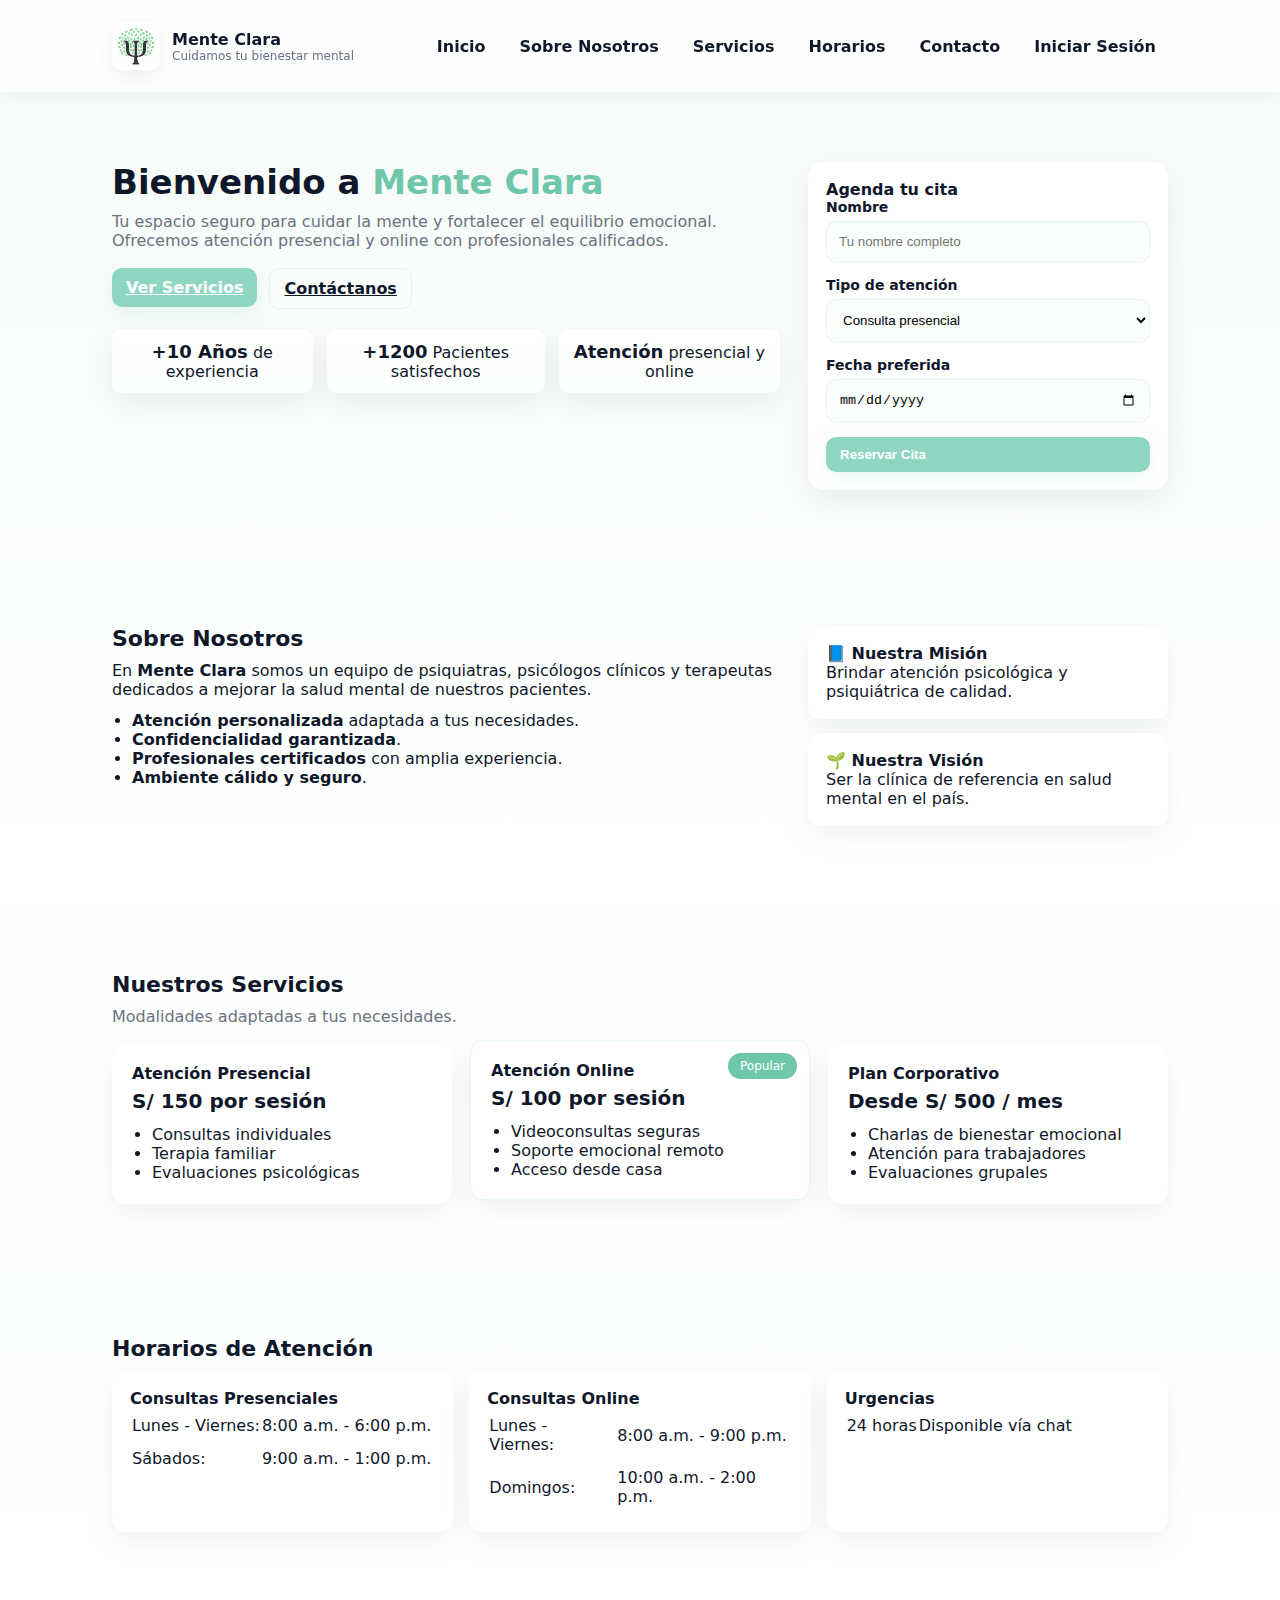
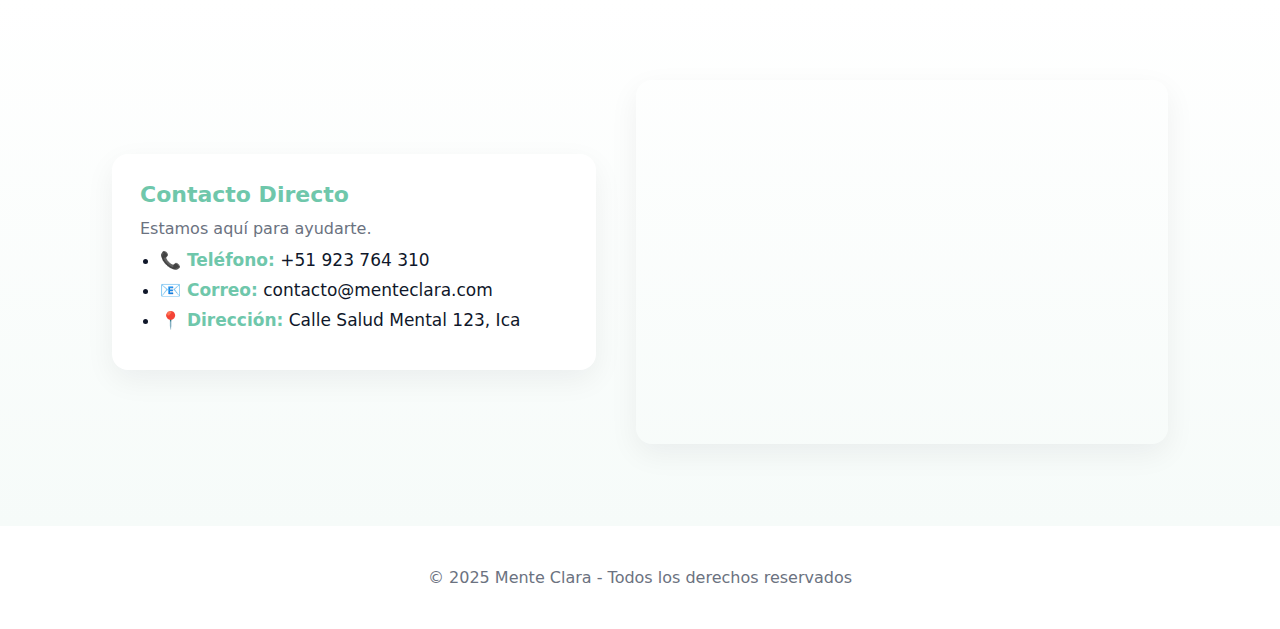
<file: index.html>
<!DOCTYPE html>
<html lang="es">

<head>
  <meta charset="UTF-8" />
  <meta name="viewport" content="width=device-width, initial-scale=1.0" />
  <title>Mente Clara | Clínica Psiquiátrica</title>

  <link rel="stylesheet" href="css/estilos.css" />
  <link rel="icon" type="image/png" href="img/logo.png" />
</head>

<body>

  <!-- ========================================================= -->
  <!--  NAVBAR / ENCABEZADO FIJO                                -->
  <!-- ========================================================= -->
  <header class="nav-wrap">
    <div class="container nav">

      <div class="brand">
        <img src="img/logo.png" alt="Logo Mente Clara" class="logo">
        <div>
          <h1>Mente Clara</h1>
          <p class="tag">Cuidamos tu bienestar mental</p>
        </div>
      </div>

      <nav class="main-nav">
        <a href="#inicio" class="nav-link">Inicio</a>
        <a href="#nosotros" class="nav-link">Sobre Nosotros</a>
        <a href="#servicios" class="nav-link">Servicios</a>
        <a href="#horarios" class="nav-link">Horarios</a>
        <a href="#contacto" class="nav-link">Contacto</a>
        <a href="login.html" class="nav-link">Iniciar Sesión</a>
      </nav>

      <!-- Menú móvil -->
      <button id="hamburgerBtn" class="hamburger">☰</button>

      <nav id="mobileNav" class="mobile-nav">
        <a href="#inicio">Inicio</a>
        <a href="#nosotros">Sobre Nosotros</a>
        <a href="#servicios">Servicios</a>
        <a href="#horarios">Horarios</a>
        <a href="#contacto">Contacto</a>
         <a href="login.html">Iniciar Sesión</a>
      </nav>

    </div>
  </header>

  <!-- ========================================================= -->
  <!--  HERO                                                     -->
  <!-- ========================================================= -->
  <section id="inicio" class="hero">
    <div class="container hero-grid">

      <div class="hero-left">
        <h2>Bienvenido a <span class="accent">Mente Clara</span></h2>
        <p class="lead">
          Tu espacio seguro para cuidar la mente y fortalecer el equilibrio emocional.
          Ofrecemos atención presencial y online con profesionales calificados.
        </p>

        <ul class="cta-row">
          <li><a href="#servicios" class="btn primary">Ver Servicios</a></li>
          <li><a href="#contacto" class="btn ghost">Contáctanos</a></li>
        </ul>

        <div class="trust">
          <div><strong>+10 Años</strong> de experiencia</div>
          <div><strong>+1200</strong> Pacientes satisfechos</div>
          <div><strong>Atención</strong> presencial y online</div>
        </div>
      </div>

      <div class="card highlight">
        <h4>Agenda tu cita</h4>

        <form class="form-compact">
          <label for="nombre">Nombre</label>
          <input id="nombre" type="text" placeholder="Tu nombre completo">

          <label for="tipo">Tipo de atención</label>
          <select id="tipo">
            <option>Consulta presencial</option>
            <option>Consulta online</option>
          </select>

          <label for="fecha">Fecha preferida</label>
          <input id="fecha" type="date">

          <button type="submit" class="btn primary" style="width:100%">
            Reservar Cita
          </button>
        </form>
      </div>

    </div>
  </section>

  <!-- ========================================================= -->
  <!--  SOBRE NOSOTROS                                           -->
  <!-- ========================================================= -->
  <section id="nosotros" class="section section-contrast">
    <div class="container about-grid">

      <div>
        <h3>Sobre Nosotros</h3>
        <p>
          En <strong>Mente Clara</strong> somos un equipo de psiquiatras, psicólogos clínicos y terapeutas
          dedicados a mejorar la salud mental de nuestros pacientes.
        </p>

        <ul class="bullets">
          <li><strong>Atención personalizada</strong> adaptada a tus necesidades.</li>
          <li><strong>Confidencialidad garantizada</strong>.</li>
          <li><strong>Profesionales certificados</strong> con amplia experiencia.</li>
          <li><strong>Ambiente cálido y seguro</strong>.</li>
        </ul>
      </div>

      <div>
        <div class="stat-card">
          <h4>📘 Nuestra Misión</h4>
          <p>Brindar atención psicológica y psiquiátrica de calidad.</p>
        </div>

        <div class="stat-card">
          <h4>🌱 Nuestra Visión</h4>
          <p>Ser la clínica de referencia en salud mental en el país.</p>
        </div>
      </div>

    </div>
  </section>

  <!-- ========================================================= -->
  <!--  SERVICIOS                                                -->
  <!-- ========================================================= -->
  <section id="servicios" class="section">
    <div class="container">

      <h3>Nuestros Servicios</h3>
      <p class="muted">Modalidades adaptadas a tus necesidades.</p>

      <div class="plans-grid">

        <div class="plan">
          <h4>Atención Presencial</h4>
          <div class="price">S/ 150 por sesión</div>
          <ul>
            <li>Consultas individuales</li>
            <li>Terapia familiar</li>
            <li>Evaluaciones psicológicas</li>
          </ul>
        </div>

        <div class="plan recommended">
          <span class="ribbon">Popular</span>
          <h4>Atención Online</h4>
          <div class="price">S/ 100 por sesión</div>
          <ul>
            <li>Videoconsultas seguras</li>
            <li>Soporte emocional remoto</li>
            <li>Acceso desde casa</li>
          </ul>
        </div>

        <div class="plan">
          <h4>Plan Corporativo</h4>
          <div class="price">Desde S/ 500 / mes</div>
          <ul>
            <li>Charlas de bienestar emocional</li>
            <li>Atención para trabajadores</li>
            <li>Evaluaciones grupales</li>
          </ul>
        </div>

      </div>

    </div>
  </section>

  <!-- ========================================================= -->
  <!--  HORARIOS                                                 -->
  <!-- ========================================================= -->
  <section id="horarios" class="section section-contrast">
    <div class="container">

      <h3>Horarios de Atención</h3>

      <div class="hours-grid">

        <div class="hours-card">
          <h4>Consultas Presenciales</h4>
          <table class="hours-table">
            <tr><td>Lunes - Viernes:</td><td>8:00 a.m. - 6:00 p.m.</td></tr>
            <tr><td>Sábados:</td><td>9:00 a.m. - 1:00 p.m.</td></tr>
          </table>
        </div>

        <div class="hours-card">
          <h4>Consultas Online</h4>
          <table class="hours-table">
            <tr><td>Lunes - Viernes:</td><td>8:00 a.m. - 9:00 p.m.</td></tr>
            <tr><td>Domingos:</td><td>10:00 a.m. - 2:00 p.m.</td></tr>
          </table>
        </div>

        <div class="hours-card">
          <h4>Urgencias</h4>
          <table class="hours-table">
            <tr><td>24 horas</td><td>Disponible vía chat</td></tr>
          </table>
        </div>

      </div>

    </div>
  </section>

  <!-- ========================================================= -->
  <!--  CONTACTO                                                 -->
  <!-- ========================================================= -->
  <section id="contacto" class="section contact-enhanced">
    <div class="container contact-grid-large">

      <div class="contact-box">
        <h3>Contacto Directo</h3>
        <p class="muted">Estamos aquí para ayudarte.</p>

        <ul class="bullets contact-info">
          <li><strong>📞 Teléfono:</strong> +51 923 764 310</li>
          <li><strong>📧 Correo:</strong> contacto@menteclara.com</li>
          <li><strong>📍 Dirección:</strong> Calle Salud Mental 123, Ica</li>
        </ul>
      </div>

      <div class="contact-map-wrapper">
  <iframe
    width="100%"
    height="360"
    style="border:0; border-radius:14px;"
    loading="lazy"
    allowfullscreen
    referrerpolicy="no-referrer-when-downgrade"
    src="https://www.google.com/maps/embed?pb=!1m18!1m12!1m3!1d3901.58552082!2d-75.7371!3d-14.0676!2m3!1f0!2f0!3f0!3m2!1i1024!2i768!4f13.1!3m3!1m2!1s0x0!2zMTTCsDA0JzAzLjQiUyA3NcKwNDQnMDUuNSJX!5e0!3m2!1ses!2spe!4v170000000"
  ></iframe>
</div>

  </section>

  <!-- BOTÓN VOLVER ARRIBA -->
  <button id="backToTop">↑</button>

  <!-- FOOTER -->
  <footer class="footer">
    <div class="container foot-grid">
      <p>© 2025 Mente Clara - Todos los derechos reservados</p>
    </div>
  </footer>

  <script src="js/script.js"></script>

</body>
</html>
</file>
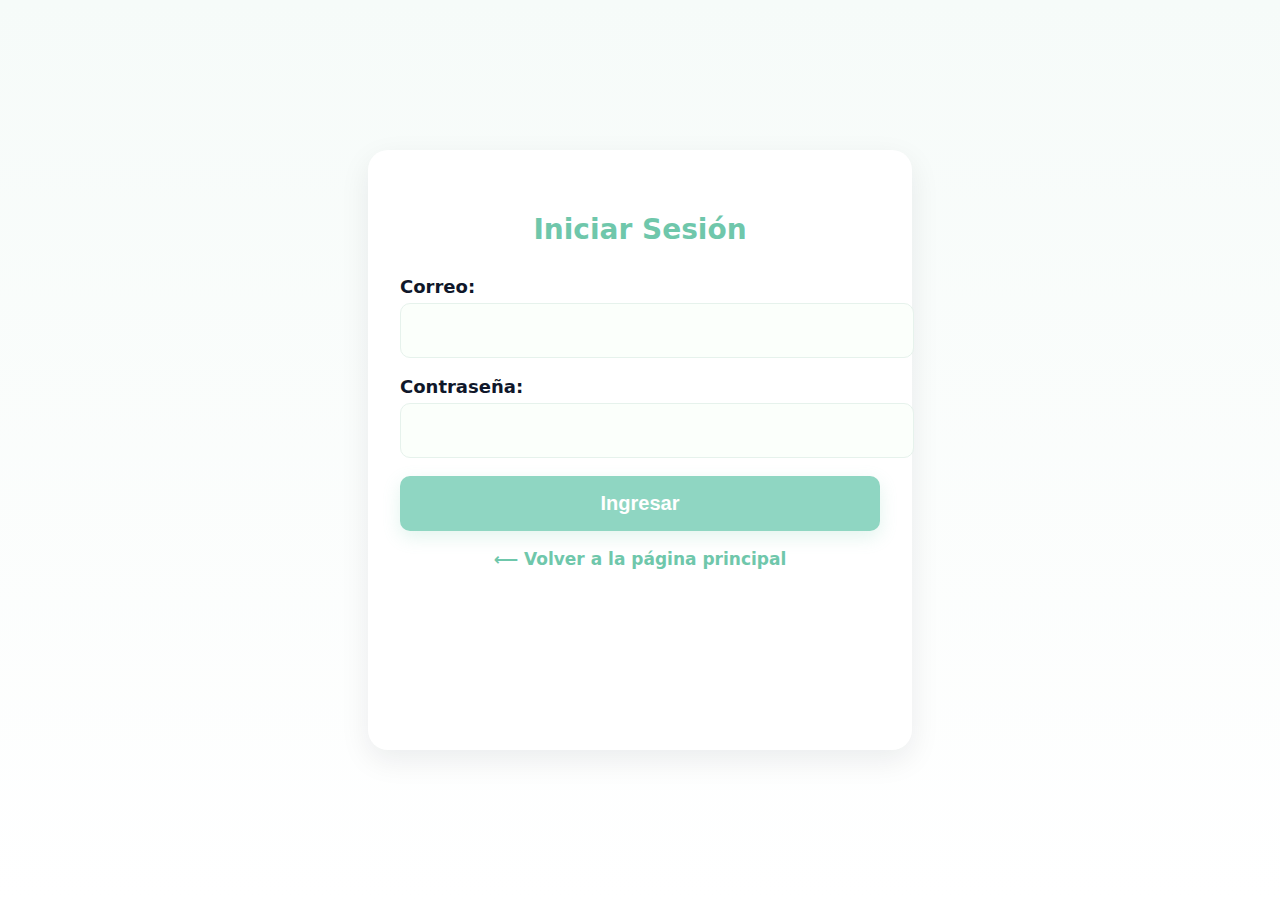
<file: cliente.html>
<!DOCTYPE html>
<html lang="es">
<head>
    <meta charset="UTF-8">
    <title>Panel del Cliente | Mente Clara</title>
    <link rel="stylesheet" href="css/cliente.css">
</head>

<body>

<!-- ============================================ -->
<!-- PROTECCIÓN DE SESIÓN                         -->
<!-- ============================================ -->
<script src="js/proteger.js"></script>

<!-- ============================================ -->
<!-- HEADER                                        -->
<!-- ============================================ -->
<header class="header">
    <h2>Bienvenido, Cliente</h2>

    <div class="header-buttons">
        <a href="index.html" class="back-link">⟵ Volver al inicio</a>
        <button class="logout-btn" onclick="logout()">Cerrar Sesión</button>
    </div>
</header>

<!-- ============================================ -->
<!-- CONTENIDO                                     -->
<!-- ============================================ -->
<section class="content">

    <div class="profile-box">
        <h3>Tu Información</h3>

        <p><strong>Nombre:</strong> Juan Pérez</p>
        <p><strong>Última sesión:</strong> 15/11/2025</p>
        <p><strong>Próxima cita:</strong> 22/11/2025 - 4:00 PM</p>
    </div>

</section>

<!-- ============================================ -->
<!-- SCRIPT                                        -->
<!-- ============================================ -->
<script>
function logout() {
    localStorage.clear();
    window.location.href = "login.html";
}
</script>

</body>
</html>
</file>
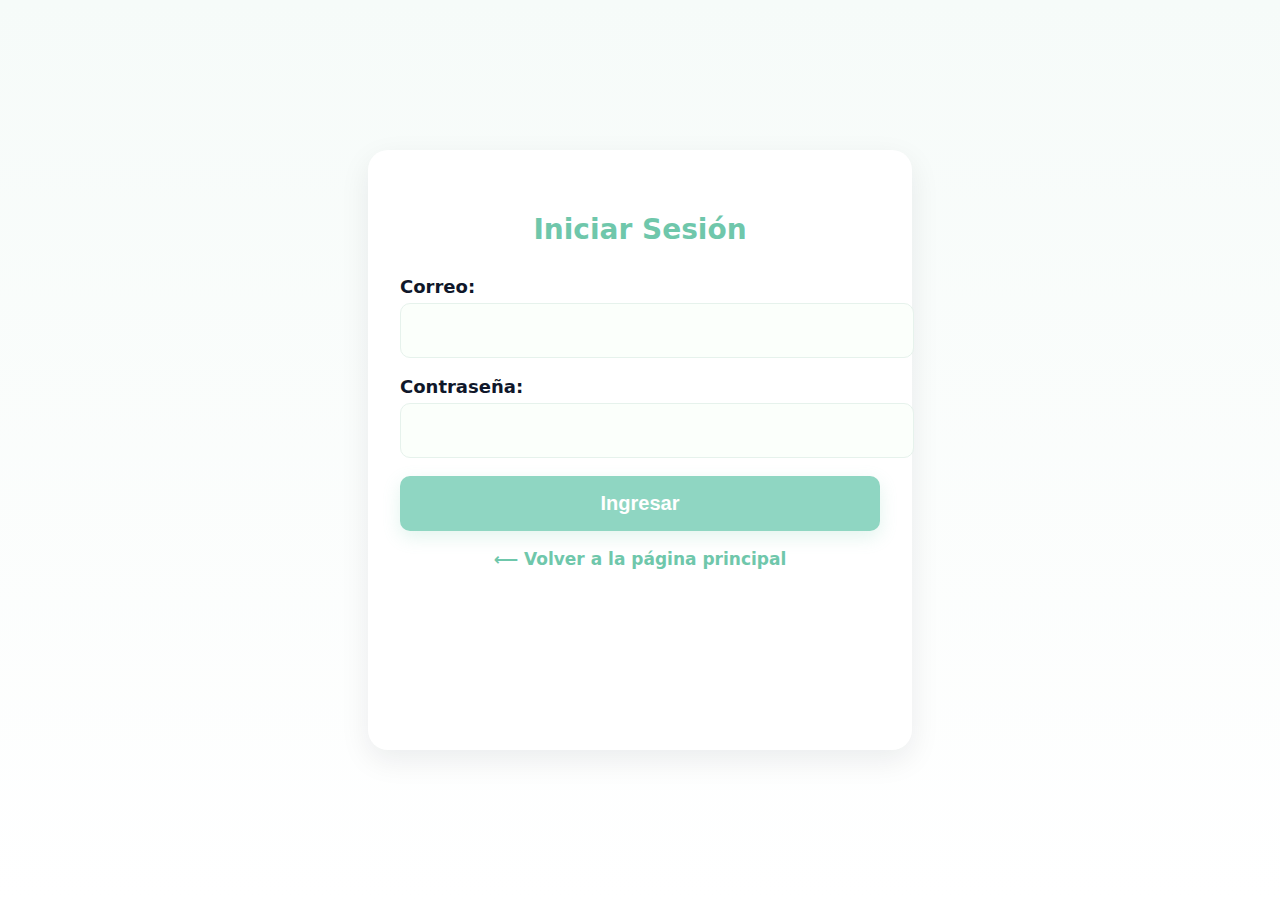
<file: login.html>
<!DOCTYPE html>
<html lang="es">
<head>
    <meta charset="UTF-8">
    <title>Iniciar Sesión</title>
    <link rel="stylesheet" href="css/login.css">
</head>
<body>

<div class="login-container">
    <h2>Iniciar Sesión</h2>

    <form id="loginForm">
        <label for="correo">Correo:</label>
        <input type="email" id="correo" required>

        <label for="password">Contraseña:</label>
        <input type="password" id="password" required>

        <button type="submit">Ingresar</button>
    </form>

 <a href="index.html" class="back-link">⟵ Volver a la página principal</a>
</div>

<script src="js/login.js"></script>
</body>
</html>
</file>
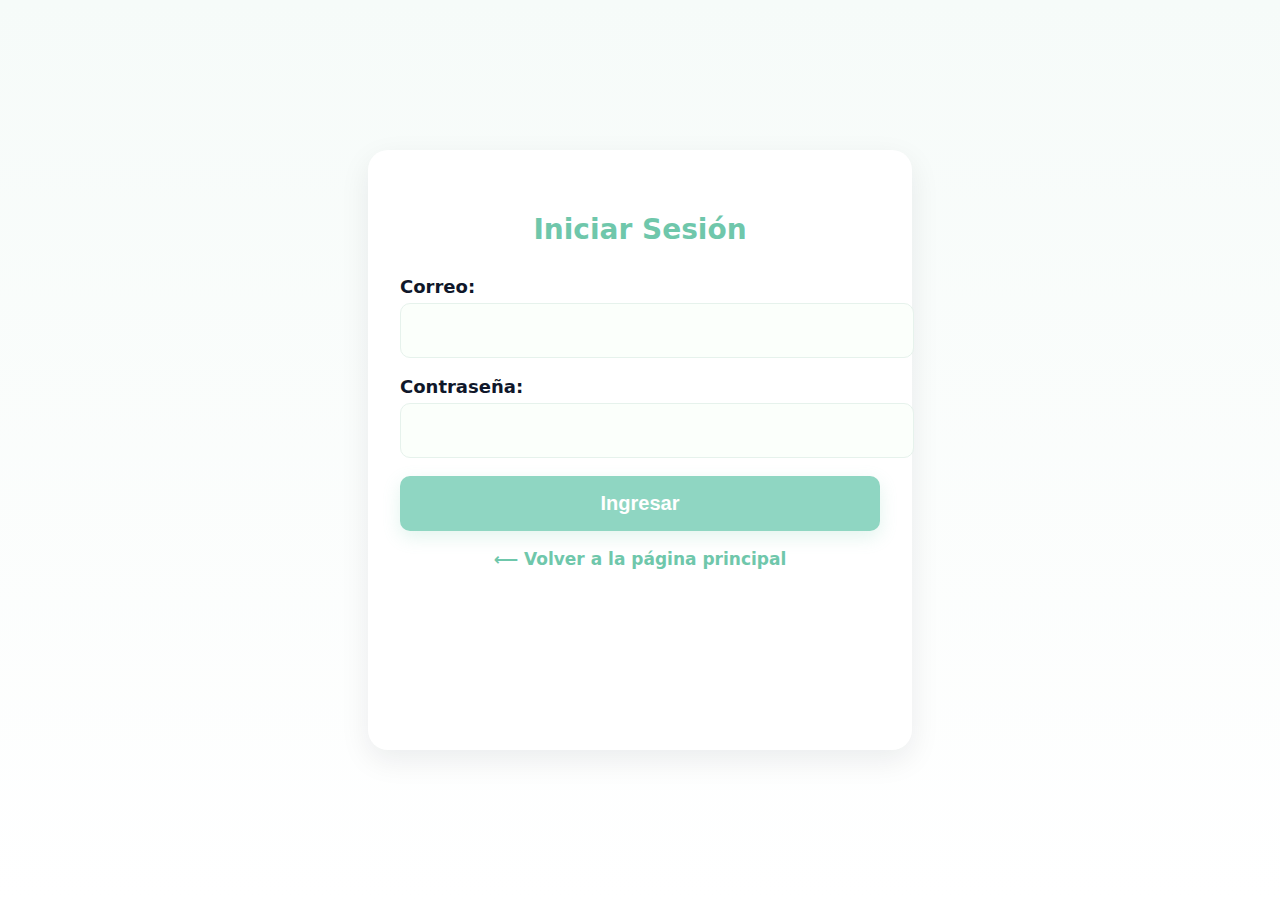
<file: psicologo.html>
<!DOCTYPE html>
<html lang="es">
<head>
    <meta charset="UTF-8">
    <title>Panel del Psiquiatra | Mente Clara</title>
    <link rel="stylesheet" href="css/psicologo.css">
</head>

<body>

<!-- ============================================ -->
<!-- PROTECCIÓN DE SESIÓN                         -->
<!-- ============================================ -->
<script src="js/proteger.js"></script>

<!-- ============================================ -->
<!-- HEADER                                        -->
<!-- ============================================ -->
<header class="header">
    <h2>Panel del Psicologo</h2>

    <div class="header-buttons">
        <a href="index.html" class="back-link">⟵ Volver al inicio</a>
        <button class="logout-btn" onclick="logout()">Cerrar Sesión</button>
    </div>
</header>

<!-- ============================================ -->
<!-- CONTENIDO PRINCIPAL                           -->
<!-- ============================================ -->
<main class="main-content">

    <div class="table-container">
        <h3>Lista de Pacientes</h3>

        <table>
            <thead>
                <tr>
                    <th>Nombre</th>
                    <th>Edad</th>
                    <th>Última Cita</th>
                    <th>Acciones</th>
                </tr>
            </thead>

            <tbody>
                <tr>
                    <td>Juan Pérez</td>
                    <td>28</td>
                    <td>15/11/2025</td>
                    <td><button class="action-btn" onclick="mostrarModalExpediente('Juan Pérez')">Ver</button></td>
                </tr>

                <tr>
                    <td>María López</td>
                    <td>34</td>
                    <td>10/11/2025</td>
                    <td><button class="action-btn" onclick="mostrarModalExpediente('María López')">Ver</button></td>
                </tr>

                <tr>
                    <td>Luis García</td>
                    <td>22</td>
                    <td>18/11/2025</td>
                    <td><button class="action-btn" onclick="mostrarModalExpediente('Luis García')">Ver</button></td>
                </tr>
            </tbody>
        </table>
    </div>

</main>

<!-- ======================================================== -->
<!-- MODAL PERSONALIZADO                                      -->
<!-- ======================================================== -->
<div id="modalExpediente" class="modal-overlay">
    <div class="modal-box">
        <h3>Expediente del Paciente</h3>
        <p id="modalTexto"></p>

        <button class="modal-btn" onclick="cerrarModal()">Cerrar</button>
    </div>
</div>

<!-- ============================================ -->
<!-- SCRIPTS                                       -->
<!-- ============================================ -->
<script>
function logout() {
    localStorage.clear();
    window.location.href = "login.html";
}
</script>

<!-- Modal dinámico -->
<script src="js/modal.js"></script>

</body>
</html>
</file>
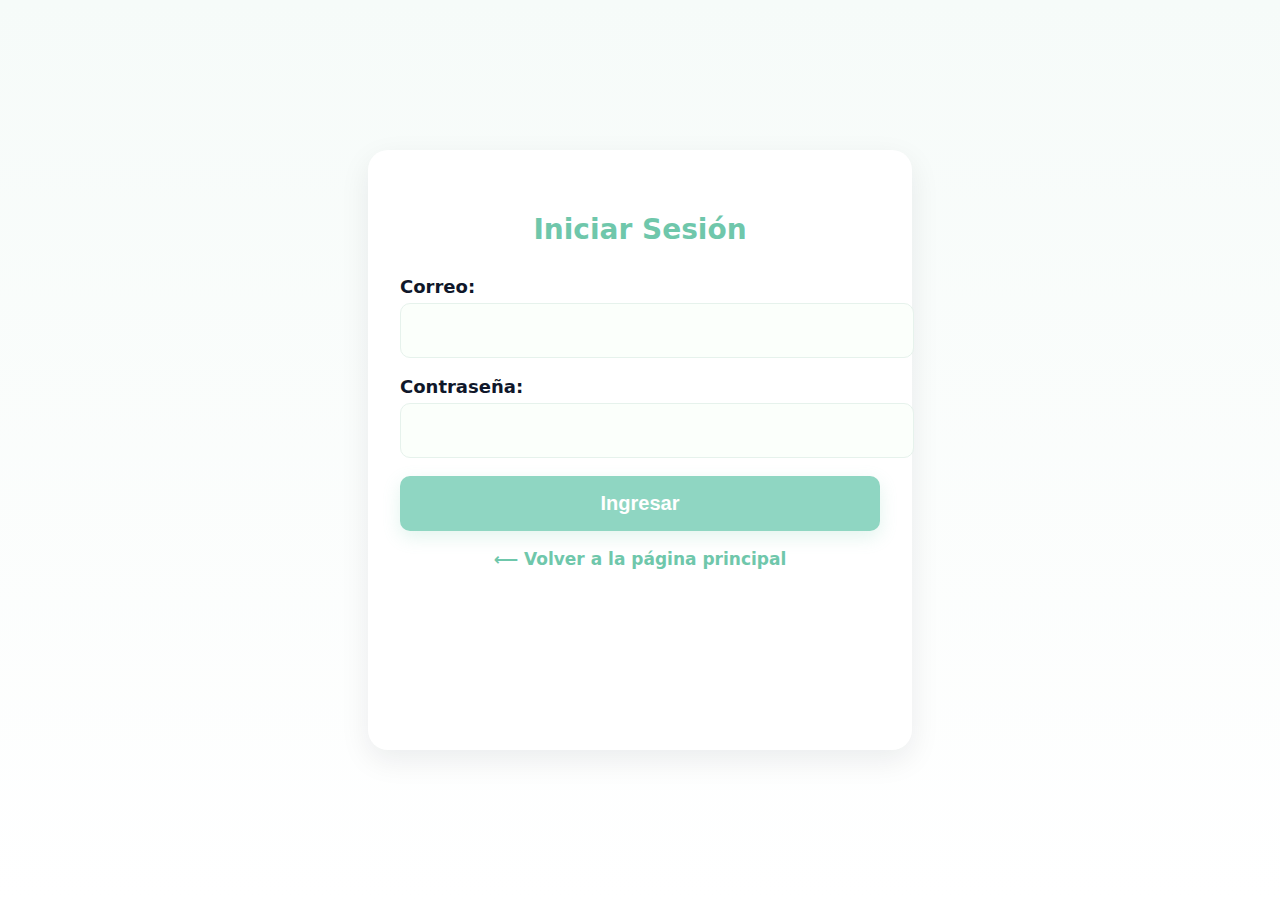
<file: psiquiatra.html>
<!DOCTYPE html>
<html lang="es">
<head>
    <meta charset="UTF-8">
    <title>Panel del Psiquiatra | Mente Clara</title>
    <link rel="stylesheet" href="css/psiquiatra.css">
</head>

<body>

<!-- ============================================ -->
<!-- PROTECCIÓN DE SESIÓN                         -->
<!-- ============================================ -->
<script src="js/proteger.js"></script>

<!-- ============================================ -->
<!-- HEADER                                        -->
<!-- ============================================ -->
<header class="header">
    <h2>Panel del Psiquiatra</h2>

    <div class="header-buttons">
        <a href="index.html" class="back-link">⟵ Volver al inicio</a>
        <button class="logout-btn" onclick="logout()">Cerrar Sesión</button>
    </div>
</header>

<!-- ============================================ -->
<!-- CONTENIDO PRINCIPAL                           -->
<!-- ============================================ -->
<main class="main-content">

    <div class="table-container">
        <h3>Lista de Pacientes</h3>

        <table>
            <thead>
                <tr>
                    <th>Nombre</th>
                    <th>Edad</th>
                    <th>Última Cita</th>
                    <th>Acciones</th>
                </tr>
            </thead>

            <tbody>
                <tr>
                    <td>Juan Pérez</td>
                    <td>28</td>
                    <td>15/11/2025</td>
                    <td><button class="action-btn" onclick="mostrarModalExpediente('Juan Pérez')">Ver</button></td>
                </tr>

                <tr>
                    <td>María López</td>
                    <td>34</td>
                    <td>10/11/2025</td>
                    <td><button class="action-btn" onclick="mostrarModalExpediente('María López')">Ver</button></td>
                </tr>

                <tr>
                    <td>Luis García</td>
                    <td>22</td>
                    <td>18/11/2025</td>
                    <td><button class="action-btn" onclick="mostrarModalExpediente('Luis García')">Ver</button></td>
                </tr>
            </tbody>
        </table>
    </div>

</main>

<!-- ======================================================== -->
<!-- MODAL PERSONALIZADO                                      -->
<!-- ======================================================== -->
<div id="modalExpediente" class="modal-overlay">
    <div class="modal-box">
        <h3>Expediente del Paciente</h3>
        <p id="modalTexto"></p>

        <button class="modal-btn" onclick="cerrarModal()">Cerrar</button>
    </div>
</div>

<!-- ============================================ -->
<!-- SCRIPTS                                       -->
<!-- ============================================ -->
<script>
function logout() {
    localStorage.clear();
    window.location.href = "login.html";
}
</script>

<!-- Modal dinámico -->
<script src="js/modal.js"></script>

</body>
</html>
</file>
<file: css/estilos.css>
/* =========================================================
   VARIABLES — COLORES DE MARCA
========================================================= */
:root {
  --bg: #f6fbf9;
  --card: #ffffff;
  --muted: #6b7280;
  --accent: #8FD6C2;
  --accent-600: #6fc7ab;
  --text: #0f172a;
  --glass: rgba(255,255,255,0.7);
  --shadow: 0 10px 30px rgba(16,24,40,0.06);
}

/* =========================================================
   BASE / RESET
========================================================= */
* {
  margin: 0;
  padding: 0;
  box-sizing: border-box;
}

html {
  scroll-behavior: smooth;
}

body {
  font-family: 'Inter', system-ui, sans-serif;
  background: linear-gradient(180deg, var(--bg), #ffffff 60%);
  color: var(--text);
  -webkit-font-smoothing: antialiased;
}

.container {
  max-width: 1100px;
  margin: auto;
  padding: 22px;
}

/* =========================================================
   NAVBAR / HEADER FIJO
========================================================= */
.nav-wrap {
  position: sticky;
  top: 0;
  z-index: 60;
  backdrop-filter: blur(6px);
  background: linear-gradient(
    180deg,
    rgba(255,255,255,0.85),
    rgba(255,255,255,0.6)
  );
  box-shadow: 0 4px 18px rgba(8,12,20,0.04);
}

.nav {
  display: flex;
  justify-content: space-between;
  align-items: center;
}

.brand {
  display: flex;
  align-items: center;
  gap: 12px;
}

.logo {
  width: 48px;
  height: 48px;
  border-radius: 10px;
  box-shadow: 0 6px 18px rgba(14,59,40,0.06);
}

.brand h1 {
  font-size: 16px;
}

.brand .tag {
  font-size: 12px;
  color: var(--muted);
}

.main-nav {
  display: flex;
  gap: 10px;
}

.nav-link {
  text-decoration: none;
  padding: 8px 12px;
  border-radius: 8px;
  color: var(--text);
  font-weight: 600;
  transition: 0.2s ease;
}

.nav-link:hover {
  background: var(--glass);
  transform: translateY(-1px);
}

/* =========================================================
   BOTONES
========================================================= */
.btn {
  display: inline-flex;
  align-items: center;
  padding: 10px 14px;
  border-radius: 10px;
  font-weight: 600;
  border: none;
  cursor: pointer;
  transition: .2s;
}

.btn.primary {
  background: var(--accent);
  color: white;
  box-shadow: 0 6px 18px rgba(111,199,171,0.15);
}

.btn.primary:hover {
  background: var(--accent-600);
}

.btn.ghost {
  background: transparent;
  border: 1px solid #e6f2ec;
  color: var(--text);
}

/* =========================================================
   HERO / PORTADA
========================================================= */
.hero {
  padding: 48px 0;
}

.hero-grid {
  display: grid;
  grid-template-columns: 1fr 360px;
  gap: 28px;
}

.hero-left h2 {
  font-size: 34px;
  font-weight: 700;
  margin-bottom: 10px;
}

.accent {
  color: var(--accent-600);
}

.lead {
  font-size: 16px;
  color: var(--muted);
  margin-bottom: 18px;
}

.cta-row {
  display: flex;
  list-style: none;
  gap: 12px;
}

.trust {
  margin-top: 20px;
  display: flex;
  gap: 14px;
}

.trust div {
  padding: 12px;
  min-width: 130px;
  text-align: center;
  border-radius: 10px;
  background: linear-gradient(180deg,#fff,#fbfffb);
  box-shadow: var(--shadow);
}

.trust strong {
  font-size: 18px;
}

/* =========================================================
   TARJETAS / FORMULARIO
========================================================= */
.card {
  background: var(--card);
  padding: 18px;
  border-radius: 16px;
  box-shadow: var(--shadow);
}

.form-compact label {
  font-weight: 600;
  font-size: 14px;
  margin-bottom: 6px;
  display: block;
}

.form-compact input,
.form-compact select {
  width: 100%;
  padding: 12px;
  margin-bottom: 15px;
  border-radius: 10px;
  border: 1px solid #e6f2ec;
  background: #fbfffb;
}

/* =========================================================
   SECCIONES GENERALES
========================================================= */
.section {
  padding: 44px 0;
}

.section-contrast {
  background: linear-gradient(180deg,#fbfffd,#ffffff);
}

h3 {
  font-size: 22px;
  margin-bottom: 10px;
  color: var(--text);
}

.muted {
  color: var(--muted);
}

/* =========================================================
   SOBRE NOSOTROS
========================================================= */
.about-grid {
  display: grid;
  grid-template-columns: 1fr 360px;
  gap: 20px;
}

.bullets {
  margin: 12px 0;
  padding-left: 20px;
}

.stat-card {
  background: var(--card);
  padding: 18px;
  border-radius: 12px;
  margin-bottom: 14px;
  box-shadow: var(--shadow);
}

/* =========================================================
   SERVICIOS
========================================================= */
.plans-grid {
  display: grid;
  grid-template-columns: repeat(3,1fr);
  gap: 18px;
  margin-top: 18px;
}

.plan {
  background: white;
  padding: 20px;
  border-radius: 14px;
  box-shadow: var(--shadow);
  position: relative;
}

.plan .price {
  font-size: 20px;
  font-weight: bold;
  margin-top: 6px;
}

.plan ul {
  padding-left: 20px;
  margin-top: 12px;
}

.ribbon {
  position: absolute;
  top: 12px;
  right: 12px;
  background: var(--accent-600);
  color: white;
  padding: 6px 12px;
  font-size: 12px;
  border-radius: 999px;
}

.plan.recommended {
  border: 1px solid rgba(111,199,171,0.18);
  transform: translateY(-4px);
}

/* =========================================================
   HORARIOS
========================================================= */
.hours-grid {
  display: grid;
  grid-template-columns: repeat(3,1fr);
  gap: 16px;
}

.hours-card {
  padding: 18px;
  background: white;
  border-radius: 14px;
  box-shadow: var(--shadow);
}

.hours-table td {
  padding: 6px 0;
}

/* =========================================================
   CONTACTO
========================================================= */
.contact-enhanced {
  padding: 60px 0;
  background: linear-gradient(180deg,#fff,var(--bg));
}

.contact-grid-large {
  display: grid;
  grid-template-columns: 1fr 1.1fr;
  gap: 40px;
  align-items: center;
}

.contact-box {
  background: var(--card);
  padding: 28px;
  border-radius: 16px;
  box-shadow: var(--shadow);
}

.contact-box h3 {
  margin-bottom: 12px;
  color: var(--accent-600);
}

.contact-info li {
  font-size: 17px;
  margin: 10px 0;
}

.contact-info strong {
  color: var(--accent-600);
}

.contact-map-wrapper {
  border-radius: 16px;
  overflow: hidden;
  box-shadow: var(--shadow);
}

/* =========================================================
   FOOTER
========================================================= */
.footer {
  padding: 20px 0;
}

.foot-grid {
  display: flex;
  justify-content: center;
  color: var(--muted);
}

/* =========================================================
   BOTÓN VOLVER ARRIBA
========================================================= */
#backToTop {
  position: fixed;
  bottom: 30px;
  right: 30px;
  width: 52px;
  height: 52px;
  border-radius: 50%;
  background: var(--accent);
  color: white;
  border: none;
  font-size: 22px;
  cursor: pointer;
  z-index: 999;
  opacity: 0;
  pointer-events: none;
  transition: opacity .25s ease, transform .25s ease;
}

#backToTop.visible {
  opacity: 1;
  pointer-events: auto;
}

#backToTop:hover {
  background: var(--accent-600);
  transform: translateY(-4px);
}

/* =========================================================
   MENÚ HAMBURGUESA (MÓVIL)
========================================================= */
.hamburger {
  display: none;
  font-size: 30px;
  background: none;
  border: none;
  cursor: pointer;
  color: var(--text);
}

.mobile-nav {
  position: fixed;
  top: 80px;
  right: 20px;
  width: 220px;
  background: white;
  border-radius: 14px;
  padding: 12px;
  box-shadow: var(--shadow);

  display: flex;           
  flex-direction: column;   
  gap: 12px;

  opacity: 0;
  pointer-events: none;
  transform: translateY(-10px);
  transition: .25s ease;
  z-index: 999;
}

.mobile-nav.active {
  opacity: 1;
  pointer-events: auto;
  transform: translateY(0);
}

.mobile-nav a {
  text-decoration: none;
  padding: 10px;
  border-radius: 8px;
  font-weight: 500;
  color: var(--text);
}

.mobile-nav a:hover {
  background: var(--glass);
}

/* =========================================================
   FIX ANCLAJE — HEADER STICKY
========================================================= */
section[id] {
  scroll-margin-top: 80px;
}

/* =========================================================
   RESPONSIVE
========================================================= */
@media (max-width: 980px) {

  .main-nav {
    display: none !important;
  }

  .hamburger {
    display: block;
  }

  .hero-grid,
  .about-grid,
  .contact-grid-large,
  .plans-grid,
  .hours-grid {
    grid-template-columns: 1fr;
  }

  .container {
    padding: 16px;
  }

  .trust {
    flex-direction: column;
  }
}

@media (min-width: 981px) {
  .mobile-nav {
    opacity: 0 !important;
    pointer-events: none !important;
  }
}
</file>
<file: css/cliente.css>
/* ========================================== */
/* PALETA MENTE CLARA                         */
/* ========================================== */
:root {
    --accent: #8FD6C2;
    --accent-dark: #6FC7AB;
    --text: #0f172a;
    --muted: #6b7280;
    --card: #ffffff;
    --shadow: 0 10px 30px rgba(16,24,40,0.06);
}

/* ========================================== */
/* GLOBAL                                      */
/* ========================================== */
body {
    font-family: 'Inter', sans-serif;
    background: #f6fbf9;
    margin: 0;
    color: var(--text);
}

/* ========================================== */
/* HEADER                                      */
/* ========================================== */
.header {
    display: flex;
    justify-content: space-between;
    align-items: center;
    background: var(--card);
    padding: 18px 28px;
    box-shadow: var(--shadow);
}

.header h2 {
    margin: 0;
    font-size: 22px;
}

.header-buttons {
    display: flex;
    align-items: center;
    gap: 14px;
}

.logout-btn {
    padding: 10px 16px;
    background: var(--accent-dark);
    color: #fff;
    border: none;
    border-radius: 8px;
    cursor: pointer;
    transition: 0.2s;
    font-weight: bold;
}

.logout-btn:hover {
    background: var(--accent);
}

.back-link {
    text-decoration: none;
    color: var(--accent-dark);
    font-weight: 600;
    transition: 0.2s ease;
}

.back-link:hover {
    color: var(--accent);
    transform: translateX(-3px);
}

/* ========================================== */
/* CONTENT AREA (CENTRADO VERTICAL SUAVE)      */
/* ========================================== */
.content {
    display: flex;
    justify-content: center;
    padding-top: 40px;     
    padding-bottom: 40px;
}

/* ========================================== */
/* PROFILE BOX                                 */
/* ========================================== */
.profile-box {
    width: 95%;            
    max-width: 650px;      
    min-height: 220px;     
    background: var(--card);
    padding: 32px 28px;    
    border-radius: 18px;
    box-shadow: var(--shadow);
}


.profile-box h3 {
    margin-bottom: 14px;
}

/* ========================================== */
/* RESPONSIVE — MÓVIL                          */
/* ========================================== */
@media (max-width: 600px) {

    .header {
        flex-direction: column;
        gap: 10px;
        text-align: center;
        padding: 16px;
    }

    .header-buttons {
        flex-direction: column;
        gap: 8px;
    }

    .content {
        padding-top: 20px;
    }

    .profile-box {
        width: 95%;
        padding: 22px;
        border-radius: 18px;
    }
}
</file>
<file: css/login.css>
/* =========================================================
   VARIABLES
========================================================= */
:root {
  --bg: #f6fbf9;
  --card: #ffffff;
  --accent: #8FD6C2;
  --accent-600: #6fc7ab;
  --text: #0f172a;
  --shadow: 0 10px 30px rgba(16,24,40,0.08);
}

/* =========================================================
   BODY — CENTRADO PERFECTO
========================================================= */
body {
  min-height: 100vh;
  display: flex;
  justify-content: center;   
  align-items: center;       
  background: linear-gradient(180deg, var(--bg), #fff);
  font-family: 'Inter', system-ui, sans-serif;
  margin: 0;
  padding: 0;
}

/* =========================================================
   CUADRO DEL LOGIN — MÁS GRANDE
========================================================= */
.login-container {
  background: var(--card);
  width: 90vw;          
  max-width: 480px;    
  min-height: 520px;    
  padding: 40px 32px;
  border-radius: 20px;
  box-shadow: var(--shadow);
  text-align: center;
}

/* Título */
.login-container h2 {
  color: var(--accent-600);
  font-size: 28px;
  margin-bottom: 30px;
  font-weight: 700;
}

/* =========================================================
   CAMPOS
========================================================= */
label {
  display: block;
  text-align: left;
  font-weight: 600;
  color: var(--text);
  margin-bottom: 6px;
  font-size: 18px;
}

input {
  width: 100%;
  padding: 16px;
  border-radius: 10px;
  border: 1px solid #e6f2ec;
  background: #fbfffb;
  margin-bottom: 18px;
  font-size: 18px;
}

input:focus {
  outline: none;
  border-color: var(--accent);
  box-shadow: 0 0 0 3px rgba(143,214,194,0.35);
}

/* =========================================================
   BOTÓN
========================================================= */
button {
  width: 100%;
  padding: 16px;
  background: var(--accent);
  color: white;
  border: none;
  border-radius: 10px;
  font-weight: 700;
  font-size: 20px;
  cursor: pointer;
  box-shadow: 0 6px 18px rgba(111,199,171,0.20);
}

button:hover {
  background: var(--accent-600);
}

/* =========================================================
   LINK VOLVER
========================================================= */
.back-link {
  display: block;
  margin-top: 18px;
  text-decoration: none;
  font-size: 17px;
  font-weight: 600;
  color: var(--accent-600);
}
</file>
<file: css/psicologo.css>
:root {
    --accent: #8FD6C2;
    --accent-dark: #6FC7AB;
    --text: #0f172a;
    --muted: #6b7280;
    --card: #ffffff;
    --shadow: 0 10px 30px rgba(16,24,40,0.06);
}

/* =========================================================
   GLOBAL
========================================================= */
body {
    font-family: 'Inter', sans-serif;
    background: #f6fbf9;
    margin: 0;
    color: var(--text);
}

/* =========================================================
   HEADER
========================================================= */
.header {
    display: flex;
    justify-content: space-between;
    align-items: center;
    background: var(--card);
    padding: 18px 28px;
    box-shadow: var(--shadow);
}

.header h2 {
    margin: 0;
    font-size: 22px;
}

.header-buttons {
    display: flex;
    align-items: center;
    gap: 14px;
}

.logout-btn {
    padding: 10px 16px;
    background: var(--accent-dark);
    color: #fff;
    border: none;
    border-radius: 8px;
    cursor: pointer;
    font-weight: bold;
    transition: 0.2s;
}

.logout-btn:hover {
    background: var(--accent);
}

.back-link {
    text-decoration: none;
    color: var(--accent-dark);
    font-weight: 600;
    transition: 0.2s ease;
}

.back-link:hover {
    color: var(--accent);
    transform: translateX(-3px);
}

/* =========================================================
   MAIN CONTENT (ARRIBA Y CENTRADO HORIZONTAL)
========================================================= */
.main-content {
    padding: 40px 20px;
    display: flex;
    justify-content: center;  
    align-items: flex-start;  
    margin-top: 20px;       
}

/* =========================================================
   TABLE CONTAINER
========================================================= */
.table-container {
    background: var(--card);
    padding: 26px;
    border-radius: 16px;
    width: 92%;
    max-width: 900px;
    box-shadow: var(--shadow);
}

.table-container h3 {
    margin-bottom: 14px;
}

/* =========================================================
   TABLE
========================================================= */
table {
    width: 100%;
    border-collapse: collapse;
}

th {
    background: var(--accent);
    color: white;
    padding: 12px;
    text-align: left;
    font-size: 15px;
}

td {
    padding: 12px;
    border-bottom: 1px solid #eaeaea;
}

/* =========================================================
   BUTTONS
========================================================= */
.action-btn {
    padding: 8px 14px;
    background: var(--accent-dark);
    border: none;
    border-radius: 8px;
    color: white;
    cursor: pointer;
    transition: 0.2s;
}

.action-btn:hover {
    background: var(--accent);
}

/* =========================================================
   MODAL
========================================================= */
.modal-overlay {
    position: fixed;
    top: 0;
    left: 0;
    width: 100%;
    height: 100%;
    background: rgba(15, 23, 42, 0.45);
    backdrop-filter: blur(3px);
    display: none;
    align-items: center;
    justify-content: center;
    animation: fadeIn .25s ease;
    z-index: 999;
}

.modal-box {
    background: var(--card);
    padding: 22px 28px;
    width: 90%;
    max-width: 380px;
    border-radius: 14px;
    box-shadow: var(--shadow);
    text-align: center;
    animation: popIn .25s ease;
}

.modal-box h3 {
    margin-top: 0;
    margin-bottom: 10px;
    color: var(--accent-dark);
}

.modal-btn {
    background: var(--accent-dark);
    border: none;
    color: #fff;
    width: 100%;
    padding: 10px;
    border-radius: 10px;
    cursor: pointer;
    margin-top: 15px;
    transition: 0.2s;
}

.modal-btn:hover {
    background: var(--accent);
}

/* =========================================================
   ANIMATIONS
========================================================= */
@keyframes fadeIn {
    from { opacity: 0; }
    to { opacity: 1; }
}

@keyframes popIn {
    from { transform: scale(.85); opacity: 0; }
    to { transform: scale(1); opacity: 1; }
}

/* =========================================================
   RESPONSIVE — MÓVIL
========================================================= */
@media (max-width: 600px) {

    .header {
        flex-direction: column;
        gap: 10px;
        text-align: center;
        padding: 16px;
    }

    .header-buttons {
        flex-direction: column;
        gap: 8px;
    }

    .main-content {
        padding: 16px;
        margin-top: 10px;
    }

    .table-container {
        width: 96%;
        padding: 20px;
        border-radius: 18px;
    }

    table th, 
    table td {
        padding: 10px;
        font-size: 14px;
    }
}
</file>
<file: css/psiquiatra.css>
:root {
    --accent: #8FD6C2;
    --accent-dark: #6FC7AB;
    --text: #0f172a;
    --muted: #6b7280;
    --card: #ffffff;
    --shadow: 0 10px 30px rgba(16,24,40,0.06);
}

/* GLOBAL */
body {
    font-family: 'Inter', sans-serif;
    background: #f6fbf9;
    margin: 0;
    color: var(--text);
}

/* HEADER */
.header {
    display: flex;
    justify-content: space-between;
    align-items: center;
    background: var(--card);
    padding: 18px 28px;
    box-shadow: var(--shadow);
}

.header h2 {
    margin: 0;
    font-size: 22px;
}

/* Botones dentro del header */
.header-buttons {
    display: flex;
    align-items: center;
    gap: 14px;
}

.logout-btn {
    padding: 10px 16px;
    background: var(--accent-dark);
    color: #fff;
    border: none;
    border-radius: 8px;
    cursor: pointer;
    transition: 0.2s;
    font-weight: bold;
}

.logout-btn:hover {
    background: var(--accent);
}

/* Botón volver */
.back-link {
    text-decoration: none;
    color: var(--accent-dark);
    font-weight: 600;
    transition: 0.2s ease;
}

.back-link:hover {
    color: var(--accent);
    transform: translateX(-3px);
}

/* MAIN CONTENT */
.main-content {
    padding: 40px;
    display: flex;
    justify-content: center;
}

/* TABLE CARD */
.table-container {
    background: var(--card);
    padding: 24px;
    border-radius: 14px;
    width: 90%;
    max-width: 900px;
    box-shadow: var(--shadow);
}

.table-container h3 {
    margin-bottom: 14px;
}

/* TABLE */
table {
    width: 100%;
    border-collapse: collapse;
}

th {
    background: var(--accent);
    color: white;
    padding: 12px;
    text-align: left;
    font-size: 15px;
}

td {
    padding: 12px;
    border-bottom: 1px solid #eaeaea;
}

/* BUTTONS */
.action-btn {
    padding: 8px 14px;
    background: var(--accent-dark);
    border: none;
    border-radius: 8px;
    color: white;
    cursor: pointer;
    transition: 0.2s;
}

.action-btn:hover {
    background: var(--accent);
}
/* modal */
.modal-overlay {
    position: fixed;
    top: 0;
    left: 0;
    width: 100%;
    height: 100%;
    background: rgba(15, 23, 42, 0.45);
    backdrop-filter: blur(3px);
    display: none;
    align-items: center;
    justify-content: center;
    animation: fadeIn .25s ease;
    z-index: 999;
}

.modal-box {
    background: var(--card);
    padding: 22px 28px;
    width: 90%;
    max-width: 380px;
    border-radius: 14px;
    box-shadow: var(--shadow);
    text-align: center;
    animation: popIn .25s ease;
}

.modal-box h3 {
    margin-top: 0;
    margin-bottom: 10px;
    color: var(--accent-dark);
}

.modal-btn {
    background: var(--accent-dark);
    border: none;
    color: #fff;
    width: 100%;
    padding: 10px;
    border-radius: 10px;
    cursor: pointer;
    margin-top: 15px;
    transition: 0.2s;
}

.modal-btn:hover {
    background: var(--accent);
}

@keyframes fadeIn {
    from { opacity: 0; }
    to { opacity: 1; }
}

@keyframes popIn {
    from { transform: scale(.85); opacity: 0; }
    to { transform: scale(1); opacity: 1; }
}
</file>
